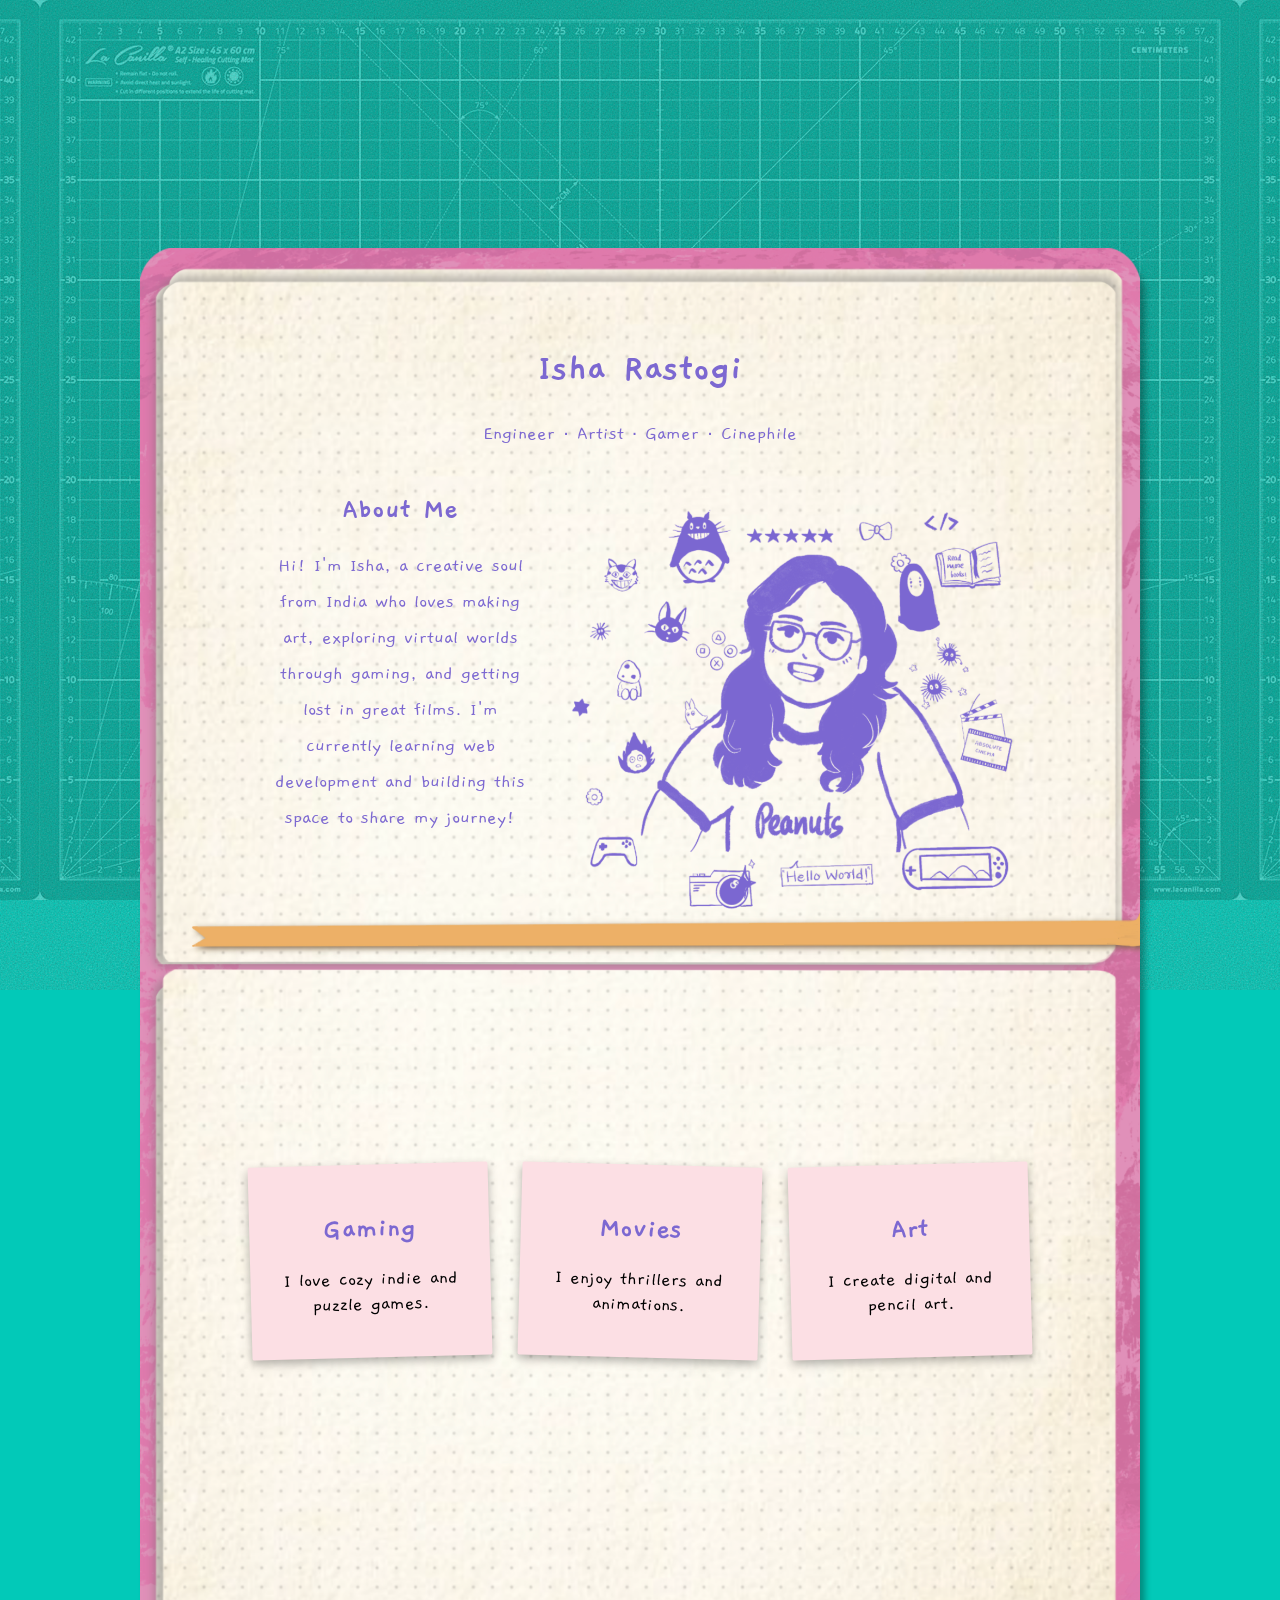
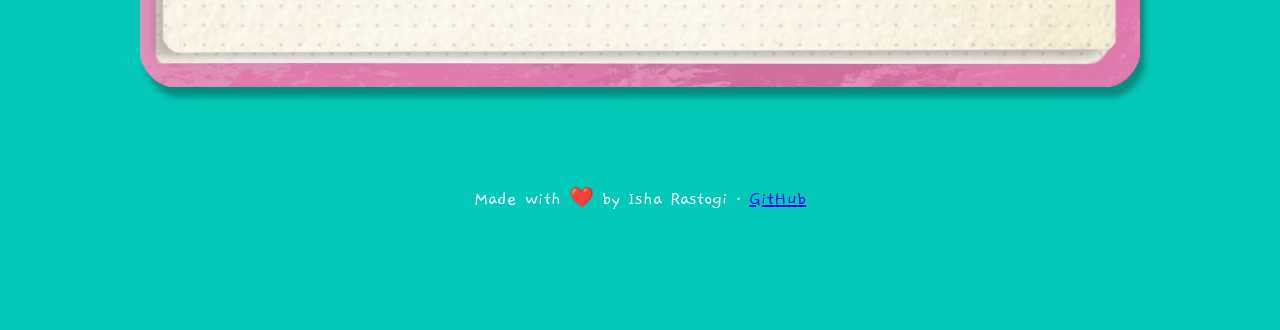
<file: index.html>
<!DOCTYPE html>
<html>
    <head>
        <title>Isha Rastogi</title>
        <link href="https://fonts.googleapis.com/css2?family=Poppins:wght@400;700&display=swap" rel="stylesheet">
        <link href="https://fonts.googleapis.com/css2?family=Doto:wght@100..900&family=Gaegu&family=Pixelify+Sans:wght@400..700&display=swap" rel="stylesheet">
        <link rel="stylesheet" href="styles.css">
    </head>
    <body>
        <svg xmlns="http://www.w3.org/2000/svg" style="display:none">
            <filter id="grain">
                <feTurbulence 
                    type="fractalNoise" 
                    baseFrequency="0.65" 
                    numOctaves="3" 
                    stitchTiles="stitch"/>
                <feColorMatrix type="saturate" values="0"/>
            </filter>
        </svg>
        
        <div class="sketchbook-wrapper">
            <img src="asset_imgs/Sketchbook1.png" alt="Sketchbook" class="sketchbook">
            <div class="header">
                <h1>Isha Rastogi</h1>
                <p>Engineer · Artist · Gamer · Cinephile</p>
            </div>

            <div class="about">
                <div class="part">
                    <h2>About Me</h2>
                    <p>Hi! I'm Isha, a creative soul from India who loves making art, exploring virtual worlds through gaming, and getting lost in great films. I'm currently learning web development and building this space to share my journey!</p>
                </div>

                <div class="part">
                    <img src="/asset_imgs/self-1.png" >
                </div>
            </div>

            <div class="interests">

                <a href="gaming.html" style="text-decoration: none; color:inherit;">
                    <div class="box">
                        <h2>Gaming</h2>
                        <p>I love cozy indie and puzzle games.</p>
                    </div>
                </a>
                
                <a href="movies.html" style="text-decoration: none; color:inherit;">
                    <div class="box">
                        <h2>Movies</h2>
                        <p>I enjoy thrillers and animations.</p>
                    </div>
                </a>
                
                
                <a href="art.html" style="text-decoration: none; color:inherit;">
                    <div class="box">
                        <h2>Art</h2>
                        <p>I create digital and pencil art.</p>
                    </div>
                </a>

            </div>
        </div>
        <div class="grain-overlay"></div>
        <div class="bg-overlay"></div>
        <footer>
            <p>Made with ❤️ by Isha Rastogi · <a href="https://github.com/isha252001">GitHub</a></p>
        </footer>
        
    </body>
</html>
</file>
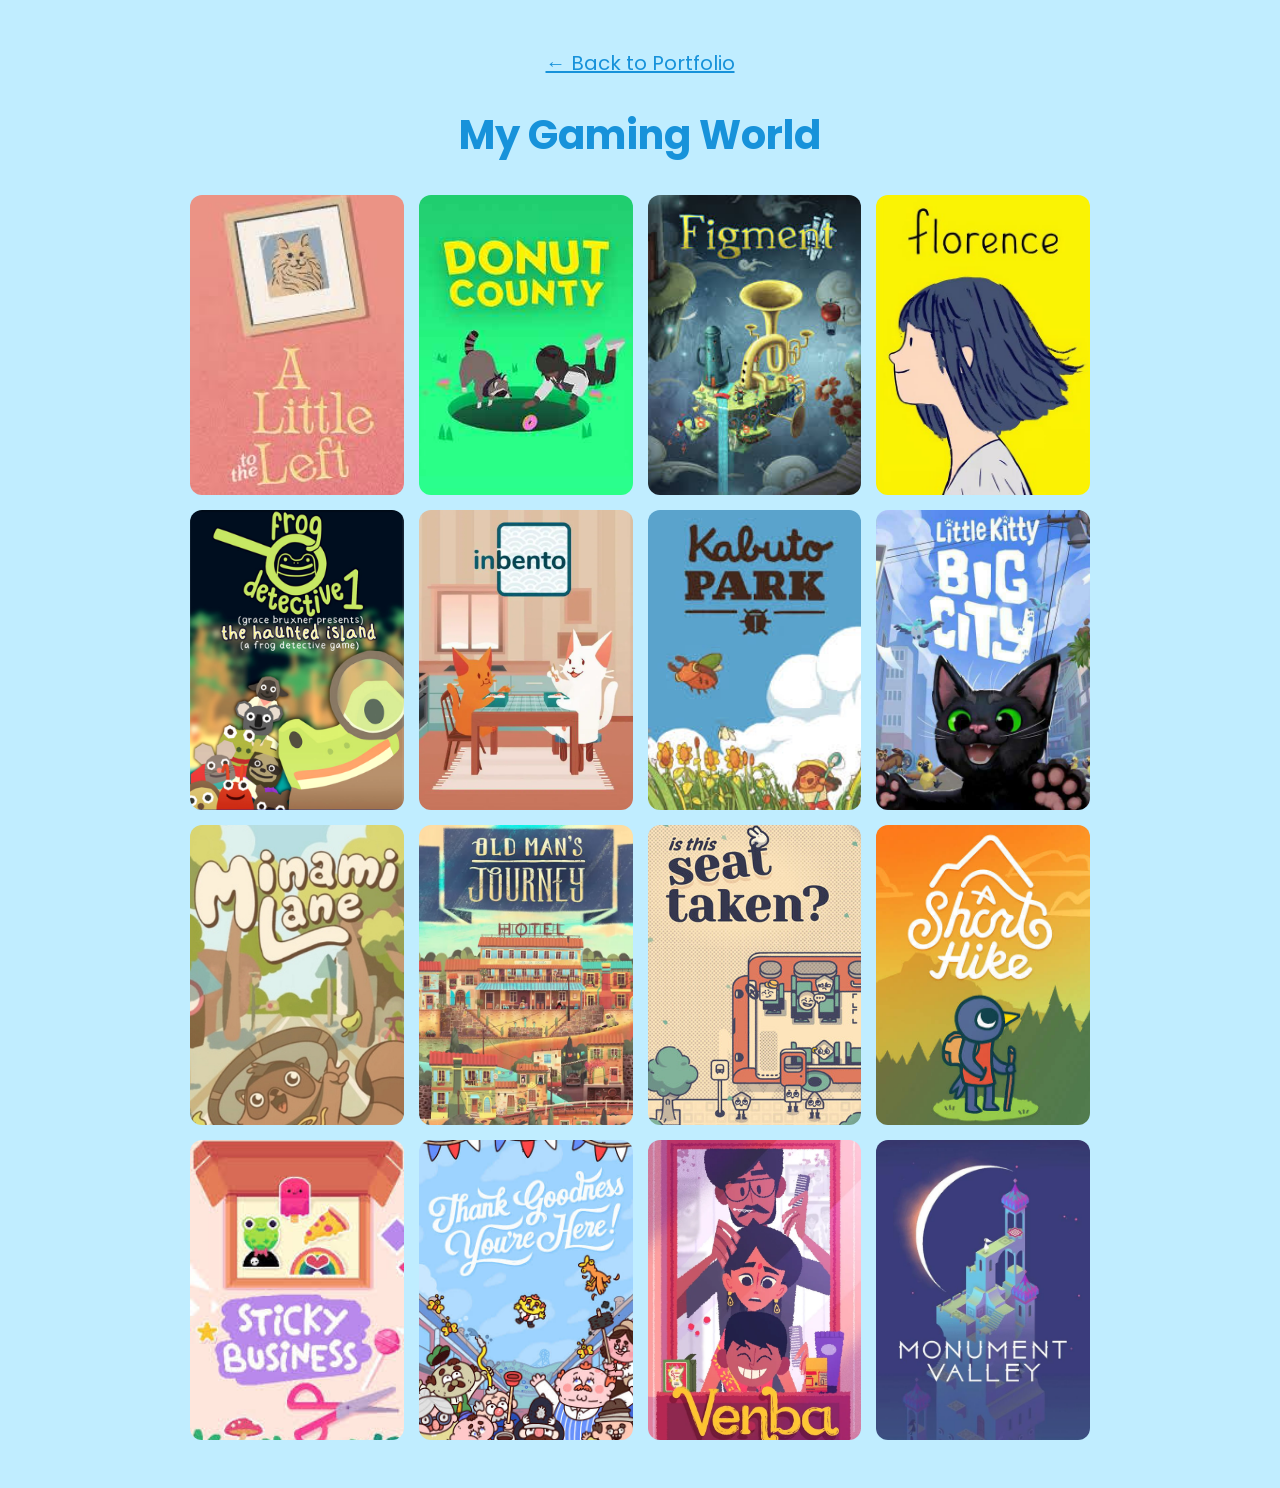
<file: gaming.html>
<!DOCTYPE html>
<html>
    <head>
        <title>Isha's Gaming World</title>
        <link rel="stylesheet" href="styles.css">
        <link href="https://fonts.googleapis.com/css2?family=Poppins:wght@400;700&display=swap" rel="stylesheet">
        <style>
            body {
                font-family: 'Poppins', sans-serif;
                background-color: rgb(192, 237, 255);
                padding: 40px;
                text-align: center;
            }

            h1 {
                color: rgb(23, 146, 218);
                margin-bottom: 30px;
            }

            a {
                color:  rgb(23, 146, 218);
            }

            .gallery-grid {
                display: grid;
                grid-template-columns: repeat(4, 1fr);
                gap: 15px;
                max-width: 900px;
                margin: auto;
                transition: 0.3s;
            }

            .gallery-grid img {
                width: 100%;
                height: 300px;
                border-radius: 12px;
                object-fit: cover;
                transition: 0.3s;
            }

            .gallery-grid img:hover {
                transform: scale(1.05);
            }
        </style>
    </head>
    <body>
        <a href="index.html">← Back to Portfolio</a>
        <h1>My Gaming World</h1>
        <div class="gallery-grid">
            <img src="games/ALittleToTheLeft.jpg" alt="A Little To The Left">
            <img src="games/Donut_County_Header.jpg" alt="Donut County">
            <img src="games/Figment1.jpg" alt="Figment">
            <img src="games/florence.jpg" alt="Florence">
            <img src="games/frogD1.png" alt="Frog Detective">
            <img src="games/inbento.webp" alt="In Bento">
            <img src="games/kabutoPark.jpg" alt="Kabuto Park">
            <img src="games/littleKity.jpg" alt="Little Kitty Big City">
            <img src="games/MinamiLane.png" alt="Minami Lane">
            <img src="games/oldMansJourney.webp" alt="Old Man's Journey">
            <img src="games/seatTaken.jpg" alt="Seat Taken">
            <img src="games/shortHike.jpg" alt="Short Hike">
            <img src="games/stickyBuisness.jpg" alt="Sticky Business">
            <img src="games/ThankGoodness.jpg" alt="Thank Goodness You're Here">
            <img src="games/Venba.webp" alt="Venba">
            <img src="games/monumentValley.jpg" alt="Monument Valley">
        </div>
    </body>
</html>
</file>
<file: styles.css>
* {
    cursor: url('asset_imgs/small-cursor.png') 0 0, auto;
}
body {
    background-color: #02c9b8;;
    padding: 60px;
    font-family: 'Gaegu', sans-serif;
    text-align:center;
    font-size: 20px;
}

.header {
    position: absolute;
    top: 10%;
    left: 50%;
    transform: translate(-50%, -50%);
    color: #7C68D1;
    text-align: center;
}


h2 {
    color: #7C68D1;
    margin-bottom: 20px;
}

.about {
    display: flex;
    position: absolute;
    max-width: 750px;
    top: 15%;
    left: 50%;
    transform: translateX(-50%);
    gap: 30px;
    width: 80%;
}

.about h2 {
    color: #7C68D1;
    margin-bottom: 15px;
}

.about p {
    color: #7C68D1;
    line-height: 1.8;
}

.about part {
    margin: 20px;
    justify-content: center;
}

.about img {
    display:inline-block;
    text-align: cnter;
    width: 450px;
}

.interests {
    position: absolute;
    top: 70%;
    left: 50%;
    transform: translate(-50%, -50%);
    display: flex;
    gap: 10px;
    justify-content: center;
}

.box {
    width: 200px;
    background-color: rgb(252, 223, 228);
    padding: 20px;
    margin: 10px;
    border-radius: 2px;
    box-shadow: 0px 4px 10px rgba(0,0,0,0.3);
    transition: transform 0.2s ease;
    transform: rotate(-1.5deg);
}

.box:hover {
    background-color:  rgb(233, 139, 197);
    color: white;
}
.interests a:nth-child(2) .box {
    transform: rotate(1.5deg);  /* match same degree, opposite direction */
}
.interests a:hover .box {
    transform: rotate(0deg) translateY(-4px);
}

.box:hover h2 {
    color: rgb(255, 255, 255);
}


footer {
    text-align: center;
    padding: 30px;
    color: rgb(255, 255, 255);
    margin-top: 40px;
}

.sketchbook-wrapper {
    margin-top: 180px;
    position: relative;
    display: inline-block;
    text-align: center;
    filter: drop-shadow(5px 10px 3px rgba(0,0,0,0.3));
}
   
.sketchbook {
    width: 1000px;
}

.grain-overlay {
    position: fixed;
    top: 0;
    left: 0;
    width: 100%;
    height: 100%;
    filter: url(#grain);
    opacity: 0.35;
    pointer-events: none;
    z-index: -1;
}
.bg-overlay {
    position: fixed;
    top: 0;
    left: 0;
    width: 100%;
    height: 100%;
    background-image: url('asset_imgs/cutting mat.jpg');
    background-size: auto;
    background-repeat: repeat;
    background-position: center;
    opacity: 0.25;          /* adjust transparency */
    pointer-events: none;
    z-index: -1;
}

@font-face {
    font-family: 'YourFont';        /* name it anything you want */
    src: url('fonts/CoalhandLuke.otf'); /* path to your font file */
}
</file>
